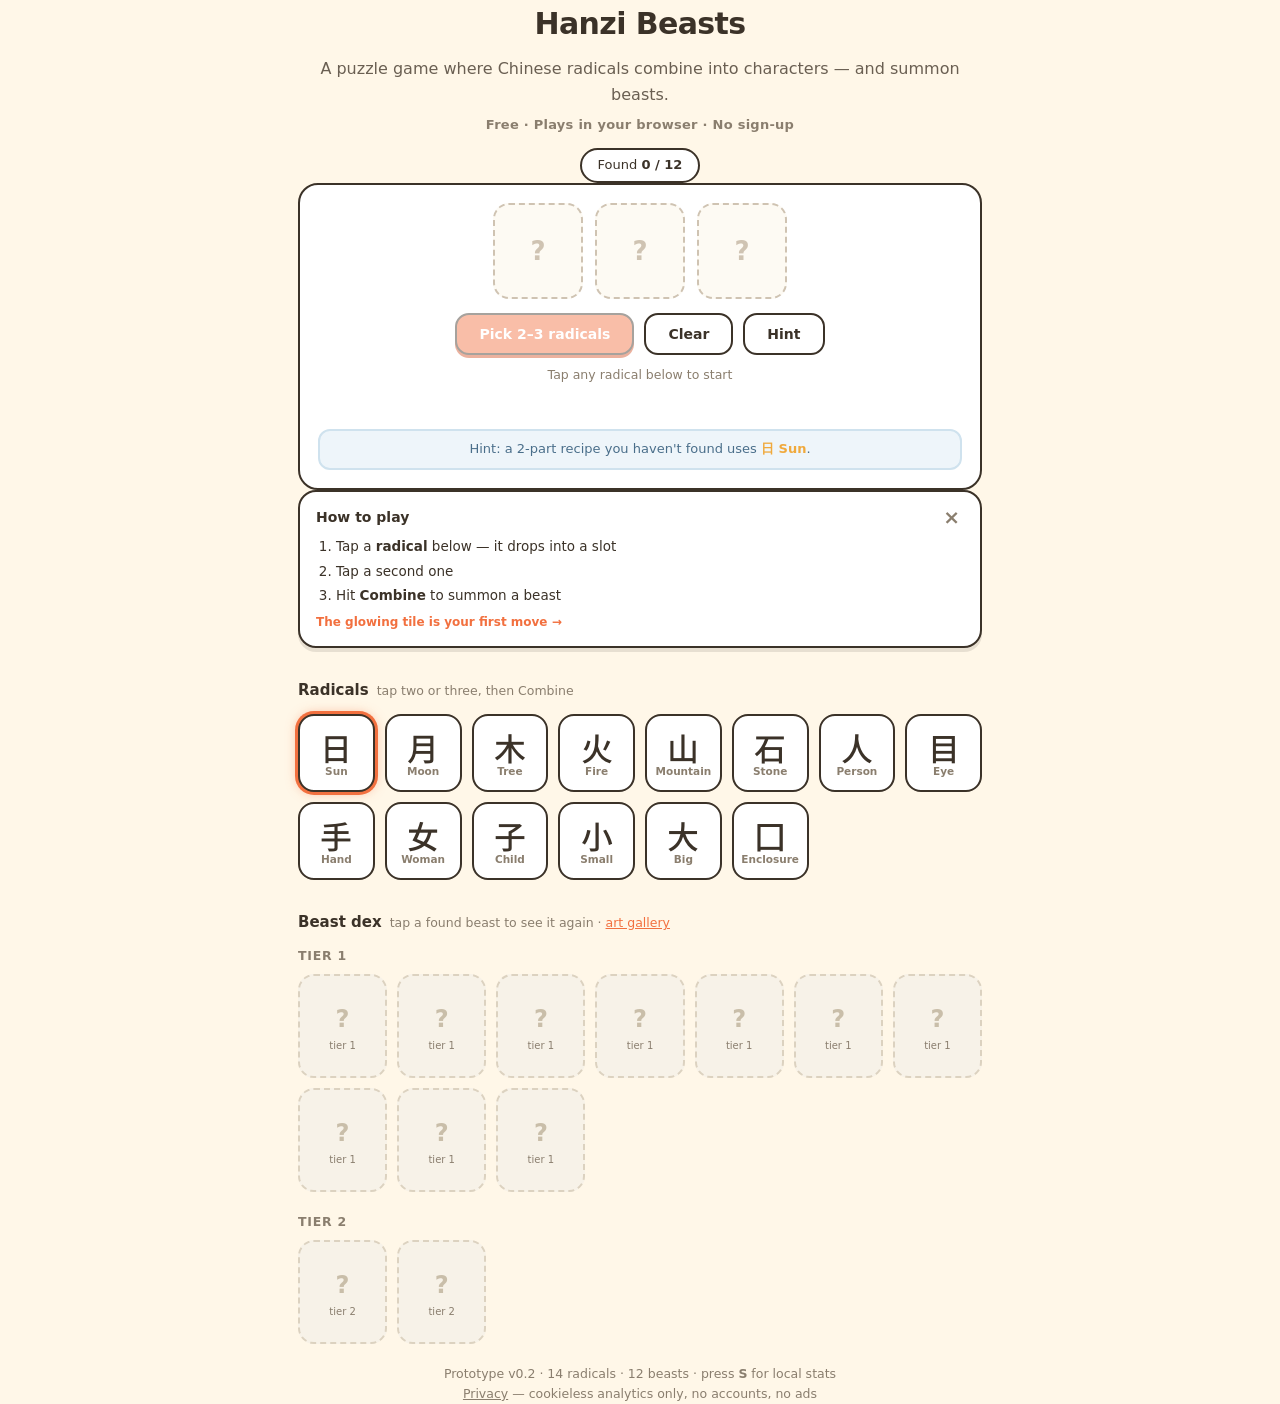
<file: index.html>
<!DOCTYPE html>
<html lang="en">
<head>
<meta charset="UTF-8">
<meta name="viewport" content="width=device-width, initial-scale=1.0, maximum-scale=1.0, user-scalable=no">
<title>Hanzi Beasts — combine Chinese radicals, summon beasts</title>
<meta name="description" content="A browser puzzle: drag Chinese radicals together, discover the character they build, and summon the beast hiding inside it. 12 beasts to find.">
<meta name="theme-color" content="#FFF7E8">
<link rel="icon" href="favicon.svg" type="image/svg+xml">
<link rel="canonical" href="https://hanzi.fun/">

<meta property="og:type" content="website">
<meta property="og:url" content="https://hanzi.fun/">
<meta property="og:title" content="Hanzi Beasts — combine Chinese radicals, summon beasts">
<meta property="og:description" content="A browser puzzle: drag Chinese radicals together, discover the character they build, and summon the beast hiding inside it. 12 beasts to find.">
<meta property="og:image" content="https://hanzi.fun/og-image.png">
<meta property="og:image:width" content="1200">
<meta property="og:image:height" content="630">
<meta name="twitter:card" content="summary_large_image">
<meta name="twitter:title" content="Hanzi Beasts — combine Chinese radicals, summon beasts">
<meta name="twitter:description" content="Combine Chinese radicals. Summon the beast hiding inside the character.">
<meta name="twitter:image" content="https://hanzi.fun/og-image.png">

<link rel="stylesheet" href="styles.css">
<!-- Plausible（自建实例，需先在 plausible.shipsolo.io 添加 site: hanzi.fun） -->
<script defer data-domain="hanzi.fun" src="https://plausible.shipsolo.io/js/script.js"></script>
</head>
<body>

<header class="wrap">
  <h1>Hanzi Beasts</h1>
  <p class="tag">A puzzle game where Chinese radicals combine into characters — and summon beasts.</p>
  <p class="feat">Free · Plays in your browser · No sign-up</p>
  <div class="prog">Found <b id="progress">0 / 12</b></div>
</header>

<main class="wrap">

  <section class="bench">
    <div id="slots" class="slots"></div>
    <div class="controls">
      <button id="combine" class="primary" disabled>Pick 2–3 radicals</button>
      <button id="clear" class="ghost">Clear</button>
      <button id="hintBtn" class="ghost">Hint</button>
    </div>
    <div id="onboardHint" class="onboard-hint">Tap any radical below to start</div>
    <div id="feedback" class="feedback"></div>
    <div id="hint" class="hint"></div>
  </section>

  <div id="onboard" class="onboard" hidden>
    <div class="onboard-head">How to play <span class="onboard-x" id="onboardX" title="Dismiss" role="button" aria-label="Dismiss">×</span></div>
    <ol class="onboard-steps">
      <li>Tap a <b>radical</b> below — it drops into a slot</li>
      <li>Tap a second one</li>
      <li>Hit <b>Combine</b> to summon a beast</li>
    </ol>
    <div class="onboard-foot">The glowing tile is your first move →</div>
  </div>

  <section>
    <h2>Radicals <span class="muted">tap two or three, then Combine</span></h2>
    <div id="shelf" class="shelf"></div>
  </section>

  <section>
    <h2>Beast dex <span class="muted">tap a found beast to see it again · <a href="gallery.html" style="color:var(--accent)">art gallery</a></span></h2>
    <div id="dex"></div>
  </section>

</main>

<footer class="wrap muted">
  Prototype v0.2 · 14 radicals · 12 beasts · press <b>S</b> for local stats<br>
  <a href="/privacy" style="color:inherit">Privacy</a> — cookieless analytics only, no accounts, no ads
</footer>

<div id="modal" class="modal"><div id="modalBody" class="modal-card"></div></div>
<div id="statsPanel" class="stats"></div>

<script type="module" src="src/game.js"></script>
</body>
</html>
</file>
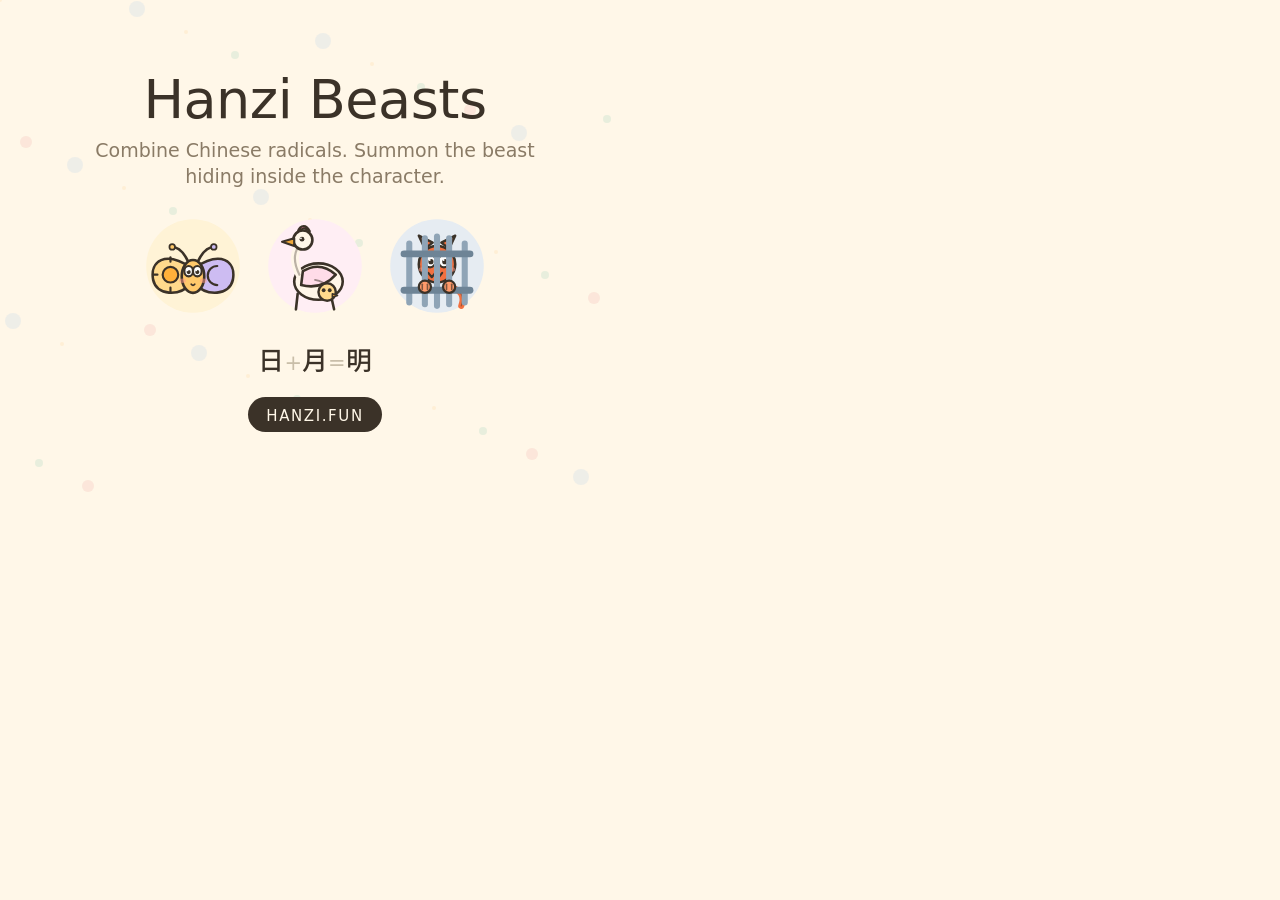
<file: cover-itch.html>
<!DOCTYPE html>
<html lang="en">
<head>
<meta charset="UTF-8">
<title>Hanzi Beasts — itch cover</title>
<meta name="robots" content="noindex">
<style>
  @font-face { font-family: 'HanziSub'; src: url('fonts/hanzi-500.woff2') format('woff2'); }
  * { box-sizing: border-box; margin: 0; }
  html, body { width: 630px; height: 500px; overflow: hidden; }
  body {
    background: #FFF7E8;
    font-family: 'HanziSub', -apple-system, 'Segoe UI', system-ui, sans-serif;
    display: flex; flex-direction: column; align-items: center; justify-content: center;
    position: relative;
  }
  .bg-dots { position: absolute; inset: 0; opacity: .5; }
  .inner { position: relative; text-align: center; padding: 0 36px; }
  h1 {
    font-size: 54px; letter-spacing: -0.5px; color: #3B3228; line-height: 1;
    font-weight: 500;
  }
  .tag { margin-top: 14px; font-size: 19px; color: #8A7B66; font-weight: 400; line-height: 1.35; }
  .row { margin-top: 26px; display: flex; gap: 18px; justify-content: center; align-items: flex-end; }
  .row svg { width: 104px; height: 104px; }
  .formula {
    margin-top: 22px; font-size: 26px; color: #3B3228;
    display: flex; gap: 10px; align-items: center; justify-content: center; font-weight: 500;
  }
  .formula .op, .formula .eq { color: #C9BEA9; font-size: 21px; }
  .pill {
    margin-top: 20px; display: inline-block;
    background: #3B3228; color: #FFF7E8; font-size: 15px; letter-spacing: 1.6px;
    padding: 7px 18px; border-radius: 999px; text-transform: uppercase;
  }
</style>
</head>
<body>
  <div class="bg-dots" id="dots"></div>
  <div class="inner">
    <h1>Hanzi Beasts</h1>
    <p class="tag">Combine Chinese radicals. Summon the beast<br>hiding inside the character.</p>
    <div class="row" id="row"></div>
    <div class="formula"><span id="f"></span></div>
    <div class="pill">hanzi.fun</div>
  </div>

<script type="module">
import { ACTIVE_RECIPES as RECIPES, RADICALS } from './src/data.js';
import { beastSVG } from './src/beasts.js';

const d = document.getElementById('dots');
let s = '<svg width="630" height="500" xmlns="http://www.w3.org/2000/svg">';
const cols = ['#FFD9A0', '#A8D8C0', '#F5B7B1', '#BFD7EA'];
for (let i = 0; i < 34; i++) {
  const x = (i * 173) % 630, y = (i * 211) % 500, r = 2 + (i % 4) * 2;
  s += `<circle cx="${x}" cy="${y}" r="${r}" fill="${cols[i % 4]}" opacity=".5"/>`;
}
d.innerHTML = s + '</svg>';

const picks = ['ming', 'hao', 'qiu'].map(id => RECIPES.find(r => r.id === id)).filter(Boolean);
document.getElementById('row').innerHTML = picks.map(r => beastSVG(r)).join('');

const ming = RECIPES.find(r => r.id === 'ming');
if (ming) {
  document.getElementById('f').innerHTML =
    ming.parts.map(p => RADICALS[p].c).join('<span class="op">+</span>') +
    '<span class="eq">=</span>' + ming.out;
}
</script>
</body>
</html>
</file>
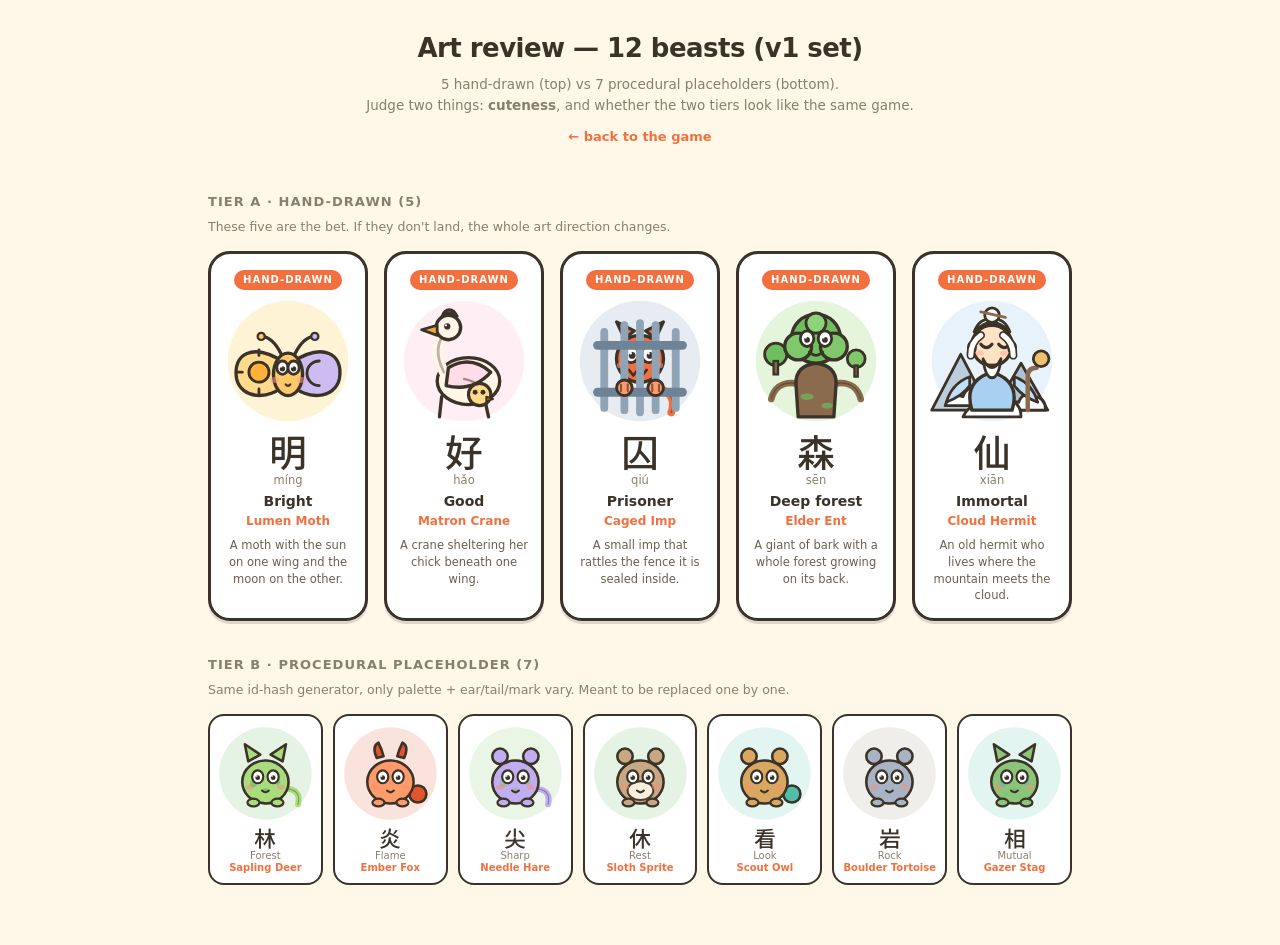
<file: gallery.html>
<!DOCTYPE html>
<html lang="en" data-page-node-id="MYI6QIoHR25DADrZ1DRiq4">
<head data-page-node-id="tpzCJq0u6pohaGBKpCbbye">
<meta charset="UTF-8" data-page-node-id="o7uNBFnJzqIYqxyaAQeFDR">
<meta name="viewport" content="width=device-width, initial-scale=1.0" data-page-node-id="jEK3csC7sywtFMwyKXtUsG">
<title>Hanzi Beasts — art gallery (internal review)</title>
<meta name="robots" content="noindex">
<link rel="stylesheet" href="styles.css" data-page-node-id="O7STwBrsBLVgBs9DlxDl6s">
<style>
  .gwrap { max-width: 900px; margin: 0 auto; padding: 0 18px 60px; }
  .ghead { text-align: center; padding: 28px 18px 10px; }
  .ghead h1 { font-size: 26px; font-weight: 800; margin: 0 0 4px; }
  .ghead p { margin: 0; color: var(--muted); font-size: 13.5px; }
  .back {
    display: inline-block; margin-top: 10px; font-size: 13px; font-weight: 700;
    color: var(--accent); text-decoration: none;
  }
  .sec-title {
    font-size: 13px; font-weight: 800; letter-spacing: .08em; text-transform: uppercase;
    color: var(--muted); margin: 34px 0 4px;
  }
  .sec-note { font-size: 12.5px; color: var(--muted); margin: 0 0 14px; }

  /* 手绘：大卡 */
  .hero-grid {
    display: grid; gap: 16px;
    grid-template-columns: repeat(auto-fill, minmax(160px, 1fr));
  }
  .hero {
    background: var(--card); border: 3px solid var(--line); border-radius: 22px;
    padding: 12px 10px 14px; text-align: center;
    box-shadow: 0 3px 0 rgba(59,50,40,.16);
  }
  .hero svg { width: 100%; height: auto; display: block; }
  .hero-hz { font-family: var(--hz); font-size: 38px; line-height: 1.1; margin-top: 2px; }
  .hero-py { font-size: 11.5px; color: var(--muted); }
  .hero-en { font-size: 14px; font-weight: 800; }
  .hero-name { font-size: 12px; font-weight: 700; color: var(--accent); }
  .hero-blurb { font-size: 11.5px; color: #6A5F52; margin: 6px 2px 0; line-height: 1.45; }
  .tagline {
    display: inline-block; font-size: 10px; font-weight: 800; letter-spacing: .1em;
    background: var(--accent); color: #fff; padding: 2px 9px; border-radius: 999px;
    margin-bottom: 4px;
  }
  .tagline.auto { background: #B0A48C; }

  /* 程序化：小格 */
  .auto-grid {
    display: grid; gap: 10px;
    grid-template-columns: repeat(auto-fill, minmax(104px, 1fr));
  }
  .mini {
    background: var(--card); border: 2.5px solid var(--line); border-radius: 16px;
    padding: 6px 4px 8px; text-align: center;
  }
  .mini svg { width: 100%; height: auto; display: block; }
  .mini-hz { font-family: var(--hz); font-size: 22px; line-height: 1.15; }
  .mini-en { font-size: 10px; color: var(--muted); line-height: 1.25; }
  .mini-name { font-size: 10px; color: var(--accent); font-weight: 700; line-height: 1.25; }
</style>
</head>
<body data-page-node-id="3ql37C504l0rdxE9Ar9KpR">

<div class="ghead" data-page-node-id="EjqFeyFlgRhXuZ1RNPr45b">
  <h1 data-page-node-id="GYzATlsCQhNb5siSjAJL6a">Art review — 12 beasts (v1 set)</h1>
  <p data-page-node-id="YLiUlBAM811JrVqGBBOdci">5 hand-drawn (top) vs 7 procedural placeholders (bottom).<br data-page-node-id="jwvuZmyj7JmC383CdMVxHC">
     Judge two things: <b data-page-node-id="neV2Z6E0UbB5QQgwwAroco">cuteness</b>, and whether the two tiers look like the same game.</p>
  <a class="back" href="index.html" data-page-node-id="ph7CYi2QikiX79APdgsy8i">&larr; back to the game</a>
</div>

<div class="gwrap" data-page-node-id="b8kAt5ii7AqSQvyxi9OYgx">
  <div class="sec-title" data-page-node-id="MAPktnATmfTGjxXgwVZxGL">Tier A · hand-drawn (5)</div>
  <p class="sec-note" data-page-node-id="wj2lP2D71IrdfV9WKCZ0LS">These five are the bet. If they don't land, the whole art direction changes.</p>
  <div id="handGrid" class="hero-grid" data-page-node-id="4gtnUWwoPLBgIMfXUBtm0V"></div>

  <div class="sec-title" data-page-node-id="HVutv4Ftehw93AVD17FitA">Tier B · procedural placeholder (7)</div>
  <p class="sec-note" data-page-node-id="zXUCRSoeZIrmzEvF757G0i">Same id-hash generator, only palette + ear/tail/mark vary. Meant to be replaced one by one.</p>
  <div id="autoGrid" class="auto-grid" data-page-node-id="1OKGjAF9MPCwOiSgMbemtk"></div>
</div>

<script type="module">
import { ACTIVE_RECIPES as RECIPES, ACTIVE_RADICALS as RADICALS } from './src/data.js';
import { beastSVG } from './src/beasts.js';

const hand = RECIPES.filter(r => r.art === 'hand');
const auto = RECIPES.filter(r => r.art !== 'hand');

const formula = r => r.parts
  .map(p => `<span class="chip" style="--c:${RADICALS[p].color}">${RADICALS[p].c}</span>`)
  .join('<span class="plus">+</span>');

document.getElementById('handGrid').innerHTML = hand.map(r => `
  <div class="hero">
    <span class="tagline">HAND-DRAWN</span>
    ${beastSVG(r)}
    <div class="hero-hz">${r.out}</div>
    <div class="hero-py">${r.py}</div>
    <div class="hero-en">${r.en}</div>
    <div class="hero-name">${r.beast}</div>
    <p class="hero-blurb">${r.blurb}</p>
  </div>`).join('');

document.getElementById('autoGrid').innerHTML = auto.map(r => `
  <div class="mini">
    ${beastSVG(r)}
    <div class="mini-hz">${r.out}</div>
    <div class="mini-en">${r.en}</div>
    <div class="mini-name">${r.beast}</div>
  </div>`).join('');
</script>
</body>
</html>
</file>
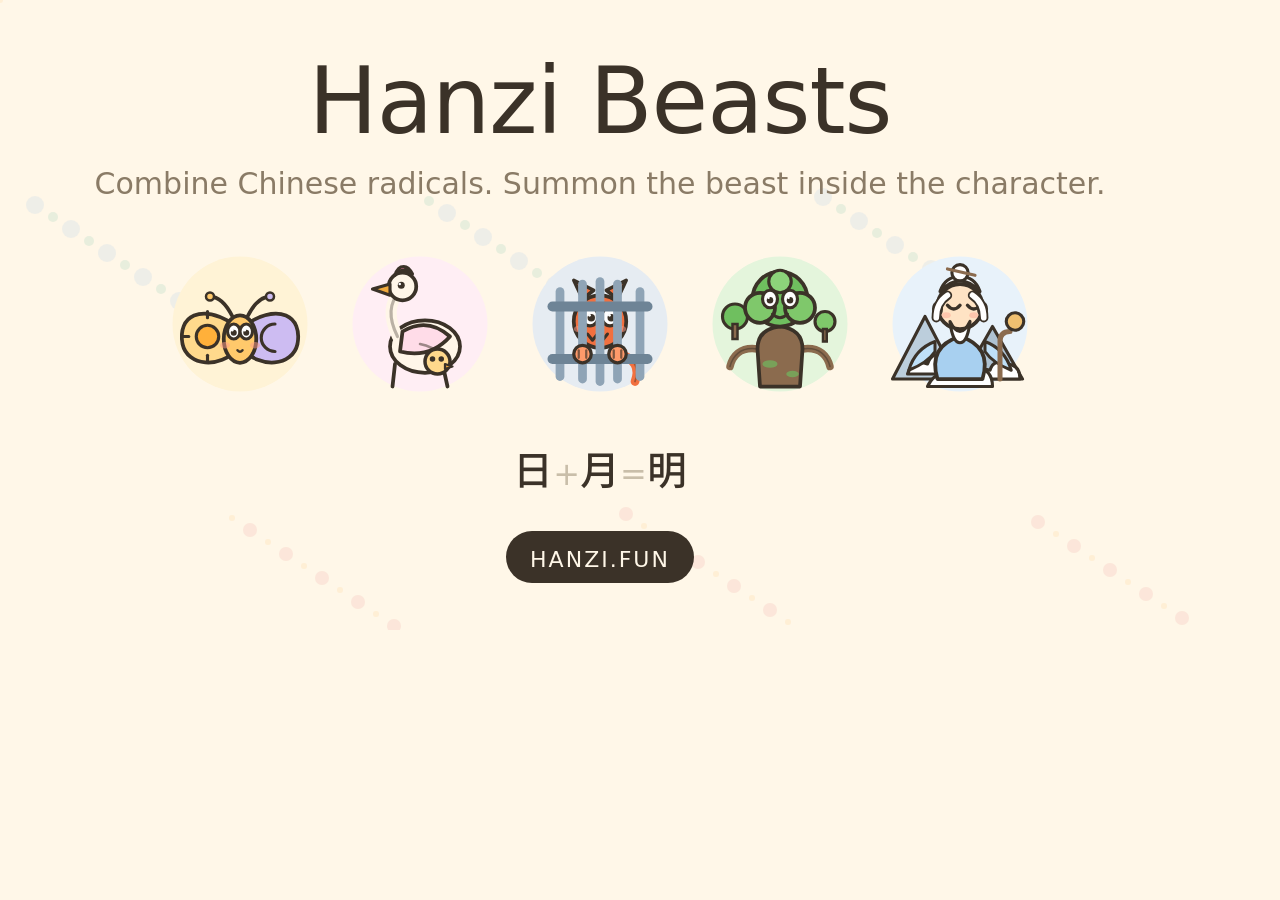
<file: og.html>
<!DOCTYPE html>
<html lang="en">
<head>
<meta charset="UTF-8">
<title>Hanzi Beasts — OG image</title>
<meta name="robots" content="noindex">
<style>
  @font-face { font-family: 'HanziSub'; src: url('fonts/hanzi-500.woff2') format('woff2'); }
  * { box-sizing: border-box; margin: 0; }
  html, body { width: 1200px; height: 630px; overflow: hidden; }
  body {
    background: #FFF7E8;
    font-family: 'HanziSub', -apple-system, 'Segoe UI', system-ui, sans-serif;
    display: flex; flex-direction: column; align-items: center; justify-content: center;
    position: relative;
  }
  .bg-dots { position: absolute; inset: 0; opacity: .5; }
  .inner { position: relative; text-align: center; padding: 0 60px; }
  h1 {
    font-size: 92px; letter-spacing: -1px; color: #3B3228; line-height: 1;
    font-weight: 500;
  }
  .tag { margin-top: 20px; font-size: 30px; color: #8A7B66; font-weight: 400; }
  .row { margin-top: 46px; display: flex; gap: 30px; justify-content: center; align-items: flex-end; }
  .row svg { width: 150px; height: 150px; }
  .formula {
    margin-top: 40px; font-size: 40px; color: #3B3228;
    display: flex; gap: 14px; align-items: center; justify-content: center; font-weight: 500;
  }
  .formula .op, .formula .eq { color: #C9BEA9; font-size: 32px; }
  .pill {
    margin-top: 34px; display: inline-block;
    background: #3B3228; color: #FFF7E8; font-size: 22px; letter-spacing: 2px;
    padding: 10px 24px; border-radius: 999px; text-transform: uppercase;
  }
</style>
</head>
<body>
  <div class="bg-dots" id="dots"></div>
  <div class="inner">
    <h1>Hanzi Beasts</h1>
    <p class="tag">Combine Chinese radicals. Summon the beast inside the character.</p>
    <div class="row" id="row"></div>
    <div class="formula"><span id="f"></span></div>
    <div class="pill">hanzi.fun</div>
  </div>

<script type="module">
import { ACTIVE_RECIPES as RECIPES, RADICALS } from './src/data.js';
import { beastSVG } from './src/beasts.js';

// 背景圆点
const d = document.getElementById('dots');
let s = '<svg width="1200" height="630" xmlns="http://www.w3.org/2000/svg">';
const cols = ['#FFD9A0', '#A8D8C0', '#F5B7B1', '#BFD7EA'];
for (let i = 0; i < 60; i++) {
  const x = (i * 197) % 1200, y = (i * 313) % 630, r = 3 + (i % 4) * 2;
  s += `<circle cx="${x}" cy="${y}" r="${r}" fill="${cols[i % 4]}" opacity=".5"/>`;
}
d.innerHTML = s + '</svg>';

// 5 只手绘兽
const picks = ['ming', 'hao', 'qiu', 'sen', 'xian'].map(id => RECIPES.find(r => r.id === id)).filter(Boolean);
document.getElementById('row').innerHTML = picks.map(r => beastSVG(r)).join('');

// 日 + 月 = 明
const ming = RECIPES.find(r => r.id === 'ming');
if (ming) {
  document.getElementById('f').innerHTML =
    ming.parts.map(p => RADICALS[p].c).join('<span class="op">+</span>') +
    '<span class="eq">=</span>' + ming.out;
}
</script>
</body>
</html>
</file>
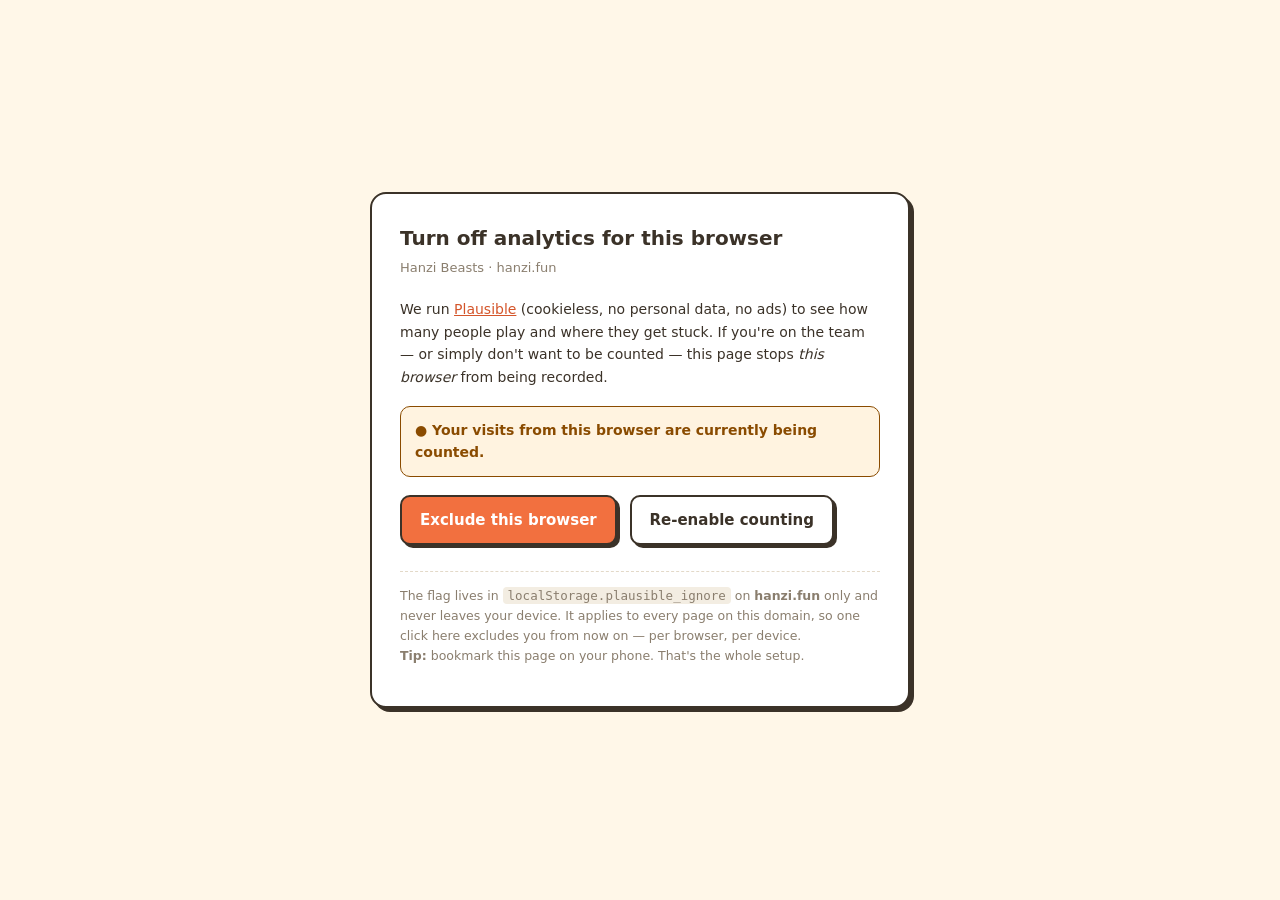
<file: opt-out.html>
<!DOCTYPE html>
<html lang="en">
<head>
<meta charset="UTF-8">
<meta name="viewport" content="width=device-width, initial-scale=1.0">
<title>Opt out of analytics — Hanzi Beasts</title>
<meta name="robots" content="noindex">
<link rel="icon" href="favicon.svg" type="image/svg+xml">
<style>
:root{--bg:#FFF7E8;--card:#FFFFFF;--ink:#3B3228;--muted:#8A7E6E;--accent:#F2703F;--accent-d:#D4552A;}
*{box-sizing:border-box}
body{margin:0;background:var(--bg);color:var(--ink);font-family:system-ui,-apple-system,'Segoe UI',sans-serif;font-size:15px;line-height:1.6;-webkit-font-smoothing:antialiased;display:flex;min-height:100vh;align-items:center;justify-content:center;padding:24px}
.card{background:var(--card);border:2px solid var(--ink);border-radius:16px;box-shadow:4px 4px 0 var(--ink);max-width:540px;width:100%;padding:28px}
h1{font-size:20px;margin:0 0 4px}
.sub{color:var(--muted);font-size:13px;margin:0 0 20px}
p{font-size:14px}
.state{font-weight:700;padding:12px 14px;border-radius:10px;margin:18px 0;font-size:14px}
.on{background:#E8F5E9;color:#1B5E20;border:1.5px solid #1B5E20}
.off{background:#FFF3E0;color:#8A4B00;border:1.5px solid #8A4B00}
button{font:inherit;font-weight:700;border:2px solid var(--ink);border-radius:10px;padding:11px 18px;cursor:pointer;background:var(--accent);color:#fff;box-shadow:3px 3px 0 var(--ink);margin:0 8px 8px 0}
button.ghost{background:#fff;color:var(--ink)}
button:active{transform:translate(2px,2px);box-shadow:1px 1px 0 var(--ink)}
code{background:#F3EDE2;padding:1px 5px;border-radius:4px;font-size:12.5px}
a{color:var(--accent-d)}
.hint{font-size:12.5px;color:var(--muted);margin-top:18px;border-top:1px dashed #E3D9C8;padding-top:14px}
</style>
</head>
<body>
<main class="card">
  <h1>Turn off analytics for this browser</h1>
  <p class="sub">Hanzi Beasts · hanzi.fun</p>

  <p>We run <a href="https://plausible.io" rel="noopener">Plausible</a> (cookieless, no personal data, no ads) to see how many people play and where they get stuck. If you're on the team — or simply don't want to be counted — this page stops <em>this browser</em> from being recorded.</p>

  <div id="state" class="state off">Checking…</div>

  <div>
    <button id="offBtn">Exclude this browser</button>
    <button id="onBtn" class="ghost">Re-enable counting</button>
  </div>

  <p class="hint">
    The flag lives in <code>localStorage.plausible_ignore</code> on <b>hanzi.fun</b> only and never leaves your device.
    It applies to every page on this domain, so one click here excludes you from now on — per browser, per device.
    <br><b>Tip:</b> bookmark this page on your phone. That's the whole setup.
  </p>
</main>
<script>
(function () {
  var el = document.getElementById('state');
  function isExcluded() {
    try { return localStorage.getItem('plausible_ignore') === 'true'; } catch (e) { return false; }
  }
  function render() {
    if (isExcluded()) {
      el.className = 'state on';
      el.textContent = '\u2713 This browser is excluded — your visits are not counted.';
    } else {
      el.className = 'state off';
      el.textContent = '\u25CF Your visits from this browser are currently being counted.';
    }
  }
  document.getElementById('offBtn').addEventListener('click', function () {
    try { localStorage.setItem('plausible_ignore', 'true'); } catch (e) {}
    render();
  });
  document.getElementById('onBtn').addEventListener('click', function () {
    try { localStorage.removeItem('plausible_ignore'); } catch (e) {}
    render();
  });
  render();
})();
</script>
</body>
</html>
</file>
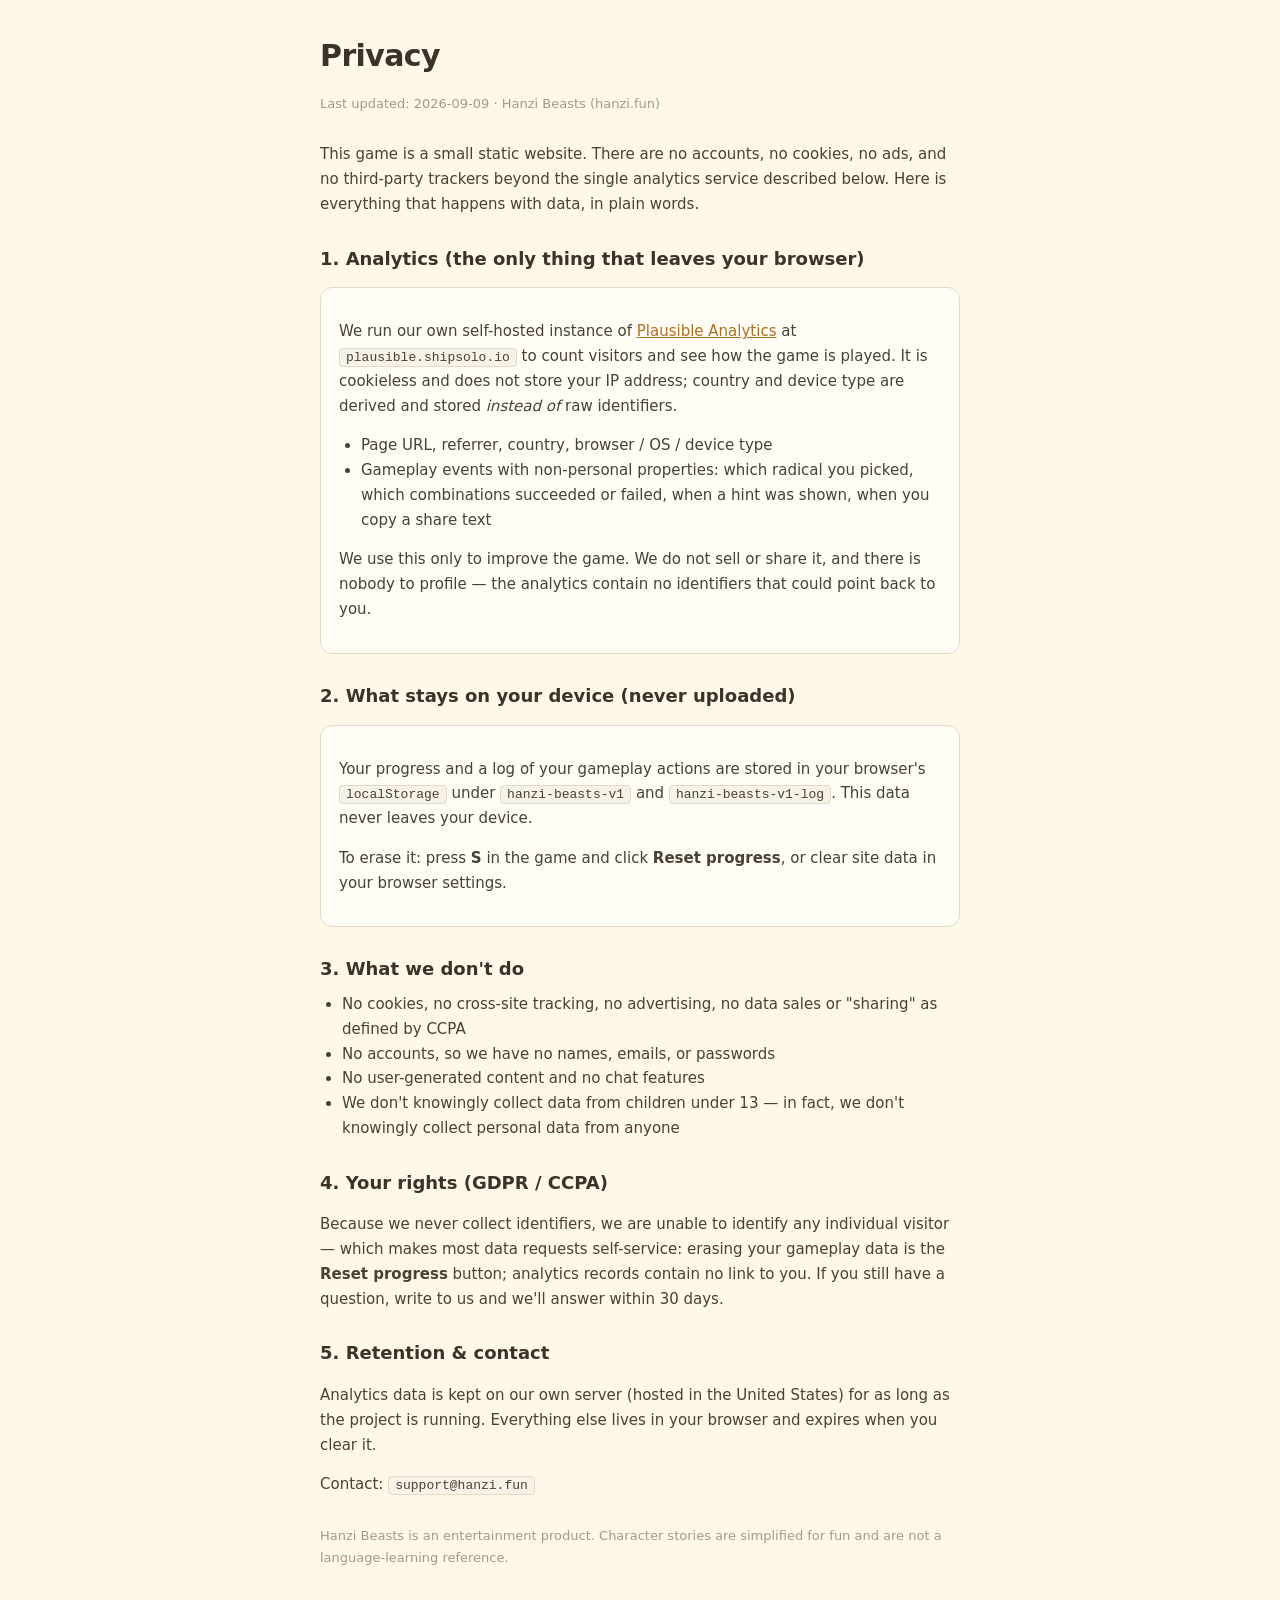
<file: privacy.html>
<!DOCTYPE html>
<html lang="en">
<head>
<meta charset="UTF-8">
<meta name="viewport" content="width=device-width, initial-scale=1.0">
<title>Privacy — Hanzi Beasts</title>
<meta name="description" content="What data Hanzi Beasts collects (spoiler: almost nothing), what stays on your device, and your rights.">
<meta name="robots" content="noindex">
<link rel="icon" href="favicon.svg" type="image/svg+xml">
<link rel="stylesheet" href="styles.css">
<style>
  .doc { max-width: 680px; margin: 0 auto; padding: 32px 20px 64px; }
  .doc h1 { font-size: 30px; margin-bottom: 4px; }
  .doc .upd { font-size: 13px; color: #A79A83; margin-bottom: 28px; }
  .doc h2 { font-size: 18px; margin: 28px 0 8px; }
  .doc p, .doc li { font-size: 15px; line-height: 1.65; color: #4A4033; }
  .doc ul { padding-left: 22px; margin: 8px 0; }
  .doc code { background: #F7F2E8; border: 1px solid #E4DAC6; border-radius: 4px; padding: 1px 6px; font-size: 13px; }
  .doc .card { background: #FFFDF6; border: 1px solid #E4DAC6; border-radius: 12px; padding: 16px 18px; margin: 14px 0; }
  .doc a { color: #B0701F; }
</style>
</head>
<body>
<div class="doc">
  <h1>Privacy</h1>
  <p class="upd">Last updated: 2026-09-09 · Hanzi Beasts (hanzi.fun)</p>

  <p>This game is a small static website. There are no accounts, no cookies, no ads,
  and no third-party trackers beyond the single analytics service described below.
  Here is everything that happens with data, in plain words.</p>

  <h2>1. Analytics (the only thing that leaves your browser)</h2>
  <div class="card">
    <p>We run our own self-hosted instance of <a href="https://plausible.io" rel="noopener">Plausible Analytics</a>
    at <code>plausible.shipsolo.io</code> to count visitors and see how the game is played.
    It is cookieless and does not store your IP address; country and device type are derived
    and stored <em>instead of</em> raw identifiers.</p>
    <ul>
      <li>Page URL, referrer, country, browser / OS / device type</li>
      <li>Gameplay events with non-personal properties: which radical you picked,
          which combinations succeeded or failed, when a hint was shown, when you copy a share text</li>
    </ul>
    <p>We use this only to improve the game. We do not sell or share it, and there is
    nobody to profile — the analytics contain no identifiers that could point back to you.</p>
  </div>

  <h2>2. What stays on your device (never uploaded)</h2>
  <div class="card">
    <p>Your progress and a log of your gameplay actions are stored in your browser's
    <code>localStorage</code> under <code>hanzi-beasts-v1</code> and <code>hanzi-beasts-v1-log</code>.
    This data never leaves your device.</p>
    <p>To erase it: press <b>S</b> in the game and click <b>Reset progress</b>, or clear
    site data in your browser settings.</p>
  </div>

  <h2>3. What we don't do</h2>
  <ul>
    <li>No cookies, no cross-site tracking, no advertising, no data sales or "sharing" as defined by CCPA</li>
    <li>No accounts, so we have no names, emails, or passwords</li>
    <li>No user-generated content and no chat features</li>
    <li>We don't knowingly collect data from children under 13 — in fact, we don't knowingly collect personal data from anyone</li>
  </ul>

  <h2>4. Your rights (GDPR / CCPA)</h2>
  <p>Because we never collect identifiers, we are unable to identify any individual visitor —
  which makes most data requests self-service: erasing your gameplay data is the
  <b>Reset progress</b> button; analytics records contain no link to you.
  If you still have a question, write to us and we'll answer within 30 days.</p>

  <h2>5. Retention &amp; contact</h2>
  <p>Analytics data is kept on our own server (hosted in the United States) for as long as the project is running.
  Everything else lives in your browser and expires when you clear it.</p>
  <p>Contact: <code>support@hanzi.fun</code></p>

  <p class="upd" style="margin-top:28px">Hanzi Beasts is an entertainment product. Character
  stories are simplified for fun and are not a language-learning reference.</p>
</div>
</body>
</html>
</file>
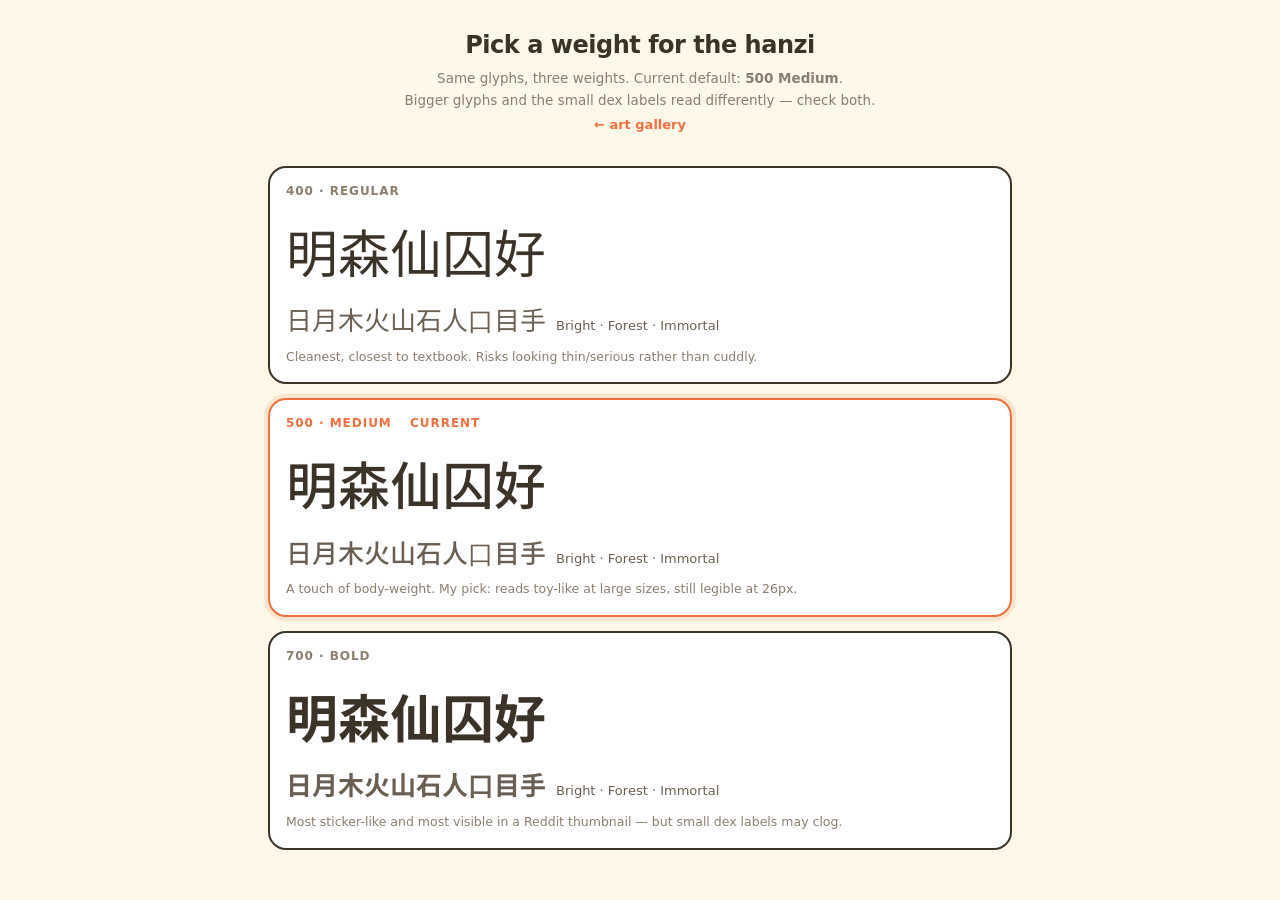
<file: weight.html>
<!DOCTYPE html>
<html lang="en">
<head>
<meta charset="UTF-8">
<meta name="viewport" content="width=device-width, initial-scale=1.0">
<title>Hanzi Beasts — font weight pick</title>
<meta name="robots" content="noindex">
<link rel="stylesheet" href="styles.css">
<style>
  .wwrap { max-width: 780px; margin: 0 auto; padding: 0 18px 50px; }
  .whead { text-align: center; padding: 26px 18px 8px; }
  .whead h1 { font-size: 24px; font-weight: 800; margin: 0 0 4px; }
  .whead p { margin: 0; color: var(--muted); font-size: 13.5px; }
  .wtbl { display: grid; gap: 14px; margin-top: 22px; }
  .wrow {
    background: var(--card); border: 2.5px solid var(--line); border-radius: 18px;
    padding: 14px 16px 16px;
  }
  .wrow.is-default { border-color: var(--accent); box-shadow: 0 0 0 4px rgba(242,112,63,.14); }
  .wlabel {
    font-size: 12px; font-weight: 800; letter-spacing: .08em; text-transform: uppercase;
    color: var(--muted); margin-bottom: 8px; display: flex; gap: 8px; align-items: center;
  }
  .wrow.is-default .wlabel { color: var(--accent); }
  .wbig { display: flex; align-items: baseline; gap: 14px; flex-wrap: wrap; }
  .wsm { display: flex; align-items: baseline; gap: 10px; flex-wrap: wrap; margin-top: 6px; color: #6A5F52; }
  .w-note { font-size: 12.5px; color: var(--muted); margin-top: 8px; line-height: 1.5; }
  a.back { color: var(--accent); font-weight: 700; text-decoration: none; font-size: 13px; }
</style>
</head>
<body>

<div class="whead">
  <h1>Pick a weight for the hanzi</h1>
  <p>Same glyphs, three weights. Current default: <b>500 Medium</b>.<br>
     Bigger glyphs and the small dex labels read differently &mdash; check both.</p>
  <a class="back" href="gallery.html">&larr; art gallery</a>
</div>

<div class="wwrap">
  <div class="wtbl">
    <div class="wrow">
      <div class="wlabel">400 · Regular</div>
      <div class="wbig">
        <span class="wgt-sample" style="font-family:var(--hz); font-size:52px; font-weight:400">明森仙囚好</span>
      </div>
      <div class="wsm">
        <span class="wgt-sample" style="font-family:var(--hz); font-size:26px; font-weight:400">日月木火山石人口目手</span>
        <span style="font-size:13px">Bright · Forest · Immortal</span>
      </div>
      <div class="w-note">Cleanest, closest to textbook. Risks looking thin/serious rather than cuddly.</div>
    </div>

    <div class="wrow is-default">
      <div class="wlabel">500 · Medium &nbsp;<span style="color:var(--accent)">current</span></div>
      <div class="wbig">
        <span class="wgt-sample" style="font-family:var(--hz); font-size:52px; font-weight:500">明森仙囚好</span>
      </div>
      <div class="wsm">
        <span class="wgt-sample" style="font-family:var(--hz); font-size:26px; font-weight:500">日月木火山石人口目手</span>
        <span style="font-size:13px">Bright · Forest · Immortal</span>
      </div>
      <div class="w-note">A touch of body-weight. My pick: reads toy-like at large sizes, still legible at 26px.</div>
    </div>

    <div class="wrow">
      <div class="wlabel">700 · Bold</div>
      <div class="wbig">
        <span class="wgt-sample" style="font-family:var(--hz); font-size:52px; font-weight:700">明森仙囚好</span>
      </div>
      <div class="wsm">
        <span class="wgt-sample" style="font-family:var(--hz); font-size:26px; font-weight:700">日月木火山石人口目手</span>
        <span style="font-size:13px">Bright · Forest · Immortal</span>
      </div>
      <div class="w-note">Most sticker-like and most visible in a Reddit thumbnail &mdash; but small dex labels may clog.</div>
    </div>
  </div>
</div>

</body>
</html>
</file>
<file: styles.css>
/* Noto Sans SC（OFL，可 web 分发）。三档字重各约 6KB，谁用谁下载。
   注意：别拿 NotoSansSC[wght].ttf 可变字体直接子集化 —— 默认实例落在 wght=100(Thin)，
   大字显示会细得发飘。这里用的是 @fontsource 已实例化好的静态字重。 */
@font-face {
  font-family: 'HanziSub';
  src: url('fonts/hanzi-400.woff2') format('woff2');
  font-weight: 400; font-display: swap;
}
@font-face {
  font-family: 'HanziSub';
  src: url('fonts/hanzi-500.woff2') format('woff2');
  font-weight: 500; font-display: swap;
}
@font-face {
  font-family: 'HanziSub';
  src: url('fonts/hanzi-700.woff2') format('woff2');
  font-weight: 700; font-display: swap;
}

:root {
  --bg: #FFF7E8;
  --card: #FFFFFF;
  --ink: #3B3228;
  --muted: #8A7E6E;
  --accent: #F2703F;
  --accent-d: #D4552A;
  --line: #3B3228;
  --hz: 'HanziSub', 'PingFang SC', 'Microsoft YaHei', 'Noto Sans SC', sans-serif;
}

/* 汉字统一 Medium：比 Regular 更有卡通分量感，比 Bold 更透气 */
.rad-c, .slot-c, .cell-c, .beast-hz, .hero-hz, .mini-hz, .chip, .wgt-sample { font-weight: 500; }

* { box-sizing: border-box; }

body {
  margin: 0;
  background: var(--bg);
  color: var(--ink);
  font-family: system-ui, -apple-system, 'Segoe UI', sans-serif;
  font-size: 15px;
  line-height: 1.6;
  -webkit-font-smoothing: antialiased;
}

.wrap { max-width: 720px; margin: 0 auto; padding: 0 18px; }

header { padding: 30px 18px 14px; text-align: center; }
h1 {
  font-size: 30px; font-weight: 800; margin: 0;
  letter-spacing: -0.02em;
}
/* P0-3：副标承接力 —— 从 14px 浅灰提到 16px 中棕 500，贴近 H1 形成 hero 组合 */
.tag { margin: 8px 0 8px; color: #6A5F52; font-size: 16px; font-weight: 500; }
/* P0-1：消除搜索用户三怕（收费/下载/注册）的安抚 chip 行 */
.feat {
  margin: 0 0 12px; font-size: 13px; font-weight: 600;
  letter-spacing: .02em; color: var(--muted);
}
.prog {
  display: inline-block; padding: 5px 16px; border-radius: 999px;
  background: var(--card); border: 2px solid var(--line); font-size: 13px;
}
.prog b { font-weight: 700; }

h2 {
  font-size: 15px; font-weight: 700; margin: 30px 0 12px;
  display: flex; align-items: baseline; gap: 8px; flex-wrap: wrap;
}
.muted { color: var(--muted); font-weight: 400; font-size: 12.5px; }

/* ---------- 工作台 ---------- */
.bench {
  background: var(--card); border: 2.5px solid var(--line);
  border-radius: 20px; padding: 18px; text-align: center;
}
.slots { display: flex; justify-content: center; gap: 12px; margin-bottom: 14px; }
.slots.shake { animation: shake 0.4s; }
@keyframes shake {
  0%,100% { transform: translateX(0); }
  20% { transform: translateX(-8px); }
  40% { transform: translateX(7px); }
  60% { transform: translateX(-5px); }
  80% { transform: translateX(3px); }
}
.slot, .rad, .cell {
  font-family: inherit; cursor: pointer; background: var(--card);
  border: 2.5px solid var(--line); border-radius: 16px;
  display: flex; flex-direction: column; align-items: center; justify-content: center;
  transition: transform .1s, background .15s, box-shadow .15s;
  -webkit-tap-highlight-color: transparent;
}
.slot { width: 90px; height: 96px; }
.slot.empty { border-style: dashed; border-color: #CFC3B2; background: #FDFAF3; }
.slot-q { font-size: 26px; color: #CFC3B2; font-weight: 700; }
.slot-c { font-family: var(--hz); font-size: 40px; line-height: 1.1; }
.slot-en { font-size: 11px; color: var(--muted); }
.slot.filled { background: color-mix(in srgb, var(--c) 18%, #fff); }

.controls { display: flex; gap: 10px; justify-content: center; flex-wrap: wrap; }
button {
  font-family: inherit; font-size: 14px; font-weight: 700; cursor: pointer;
  border-radius: 14px; padding: 11px 22px; border: 2.5px solid var(--line);
  background: var(--card); color: var(--ink);
  transition: transform .08s, box-shadow .08s;
  -webkit-tap-highlight-color: transparent;
}
button:active:not(:disabled) { transform: translateY(2px); box-shadow: none; }
button:disabled { opacity: .45; cursor: not-allowed; }
.primary { background: var(--accent); color: #fff; box-shadow: 0 3px 0 var(--accent-d); }
.primary:not(:disabled):hover { background: #F57F52; }
.primary:active:not(:disabled) { box-shadow: 0 1px 0 var(--accent-d); }
.ghost { background: var(--card); }

/* P0-2：Combine 禁用态引导小提示，仅在 0 部首选中时显示（由 game.js renderSlots 驱动） */
.onboard-hint {
  display: none; margin-top: 10px; font-size: 12.5px; color: var(--muted);
}
.onboard-hint.show { display: block; }

.feedback {
  min-height: 22px; margin-top: 12px; font-size: 13.5px; color: var(--muted);
  opacity: 0; transition: opacity .18s;
}
.feedback.show { opacity: 1; }
.feedback.lv2 { color: #C77B12; font-weight: 600; }

.hint {
  display: none; margin-top: 10px; font-size: 13px; color: #4A6E8A;
  background: #EEF5FA; border: 2px solid #CFE2EE; border-radius: 12px; padding: 8px 12px;
}
.hint.show { display: block; }

/* ---------- 首屏引导 ---------- */
.onboard {
  background: var(--card); border: 2.5px solid var(--line); border-radius: 18px;
  padding: 14px 16px; margin-bottom: 18px; position: relative;
  box-shadow: 0 4px 0 rgba(59, 50, 40, .12);
}
.onboard[hidden] { display: none; }
.onboard-head {
  font-weight: 800; font-size: 14px; display: flex;
  justify-content: space-between; align-items: center;
}
.onboard-x {
  cursor: pointer; color: var(--muted); font-size: 20px; line-height: 1;
  padding: 0 4px; user-select: none;
}
.onboard-x:hover { color: var(--ink); }
.onboard-steps { margin: 8px 0 6px; padding-left: 20px; font-size: 13.5px; }
.onboard-steps li { margin: 3px 0; }
.onboard-foot { font-size: 12px; color: var(--accent); font-weight: 700; }

/* 首个偏旁：发光脉冲，指示「先点这里」 */
.rad.first {
  animation: glow 1.4s ease-in-out infinite;
  box-shadow: 0 0 0 3px var(--accent), 0 0 12px color-mix(in srgb, var(--accent) 55%, transparent);
}
@keyframes glow {
  0%, 100% { box-shadow: 0 0 0 3px var(--accent), 0 0 8px color-mix(in srgb, var(--accent) 40%, transparent); }
  50%      { box-shadow: 0 0 0 3px var(--accent), 0 0 20px color-mix(in srgb, var(--accent) 80%, transparent); }
}

/* ---------- 材料架 ---------- */
.shelf {
  display: grid; gap: 10px;
  grid-template-columns: repeat(auto-fill, minmax(68px, 1fr));
}
.rad { width: 100%; height: 78px; padding: 4px 2px; }
.rad:hover { background: color-mix(in srgb, var(--c) 20%, #fff); transform: translateY(-2px); }
.rad-c { font-family: var(--hz); font-size: 32px; line-height: 1.15; }
.rad-en { font-size: 10.5px; color: var(--muted); }

/* ---------- 图鉴 ---------- */
.dex-group { margin-bottom: 20px; }
.dex-group h3 {
  font-size: 12.5px; font-weight: 700; color: var(--muted);
  text-transform: uppercase; letter-spacing: .06em; margin: 0 0 8px;
}
.dex-grid {
  display: grid; gap: 10px;
  grid-template-columns: repeat(auto-fill, minmax(86px, 1fr));
}
.cell { width: 100%; min-height: 104px; padding: 5px 2px; gap: 1px; }
.cell.locked { background: #F7F2E8; border-color: #DCD2C0; border-style: dashed; cursor: default; }
.cell-q { font-size: 24px; color: #C9BEA9; font-weight: 700; }
.cell.got { background: color-mix(in srgb, var(--c) 16%, #fff); }
.cell.got:hover { transform: translateY(-2px); }
.cell-art {
  width: 44px; height: 44px; display: block; flex: none;
  filter: drop-shadow(0 1px 0 rgba(59,50,40,.18));
}
.cell-art svg { width: 100%; height: 100%; display: block; }
.cell-c { font-family: var(--hz); font-size: 26px; line-height: 1.1; }
.cell-en { font-size: 10px; color: var(--muted); line-height: 1.15; text-align: center; }

/* ---------- 兽卡片 ---------- */
.modal {
  position: fixed; inset: 0; background: rgba(59, 50, 40, .55);
  display: none; align-items: center; justify-content: center; padding: 20px; z-index: 50;
}
.modal.show { display: flex; }
.modal-card {
  background: var(--card); border: 3px solid var(--line); border-radius: 24px;
  padding: 22px; max-width: 380px; width: 100%; text-align: center;
  max-height: 90vh; overflow-y: auto;
  animation: pop .28s cubic-bezier(.2,1.3,.5,1);
}
@keyframes pop { from { transform: scale(.85) translateY(10px); opacity: 0; } }
.beast-art { width: 190px; margin: 0 auto 6px; }
.newtag {
  display: inline-block; background: var(--accent); color: #fff;
  font-size: 11px; font-weight: 800; letter-spacing: .08em;
  padding: 3px 12px; border-radius: 999px; margin-bottom: 8px;
}
.beast-hz { font-family: var(--hz); font-size: 54px; line-height: 1.1; }
.beast-py { font-size: 13px; color: var(--muted); margin-bottom: 2px; }
.beast-en { font-size: 19px; font-weight: 800; }
.beast-name { font-size: 13px; color: var(--accent); font-weight: 700; margin-top: 2px; }
.beast-blurb { font-size: 13.5px; color: #6A5F52; margin: 10px 4px 14px; }
.beast-formula { display: flex; align-items: center; justify-content: center; gap: 6px; margin-bottom: 16px; }
.chip {
  font-family: var(--hz); font-size: 22px; width: 42px; height: 42px;
  display: flex; align-items: center; justify-content: center;
  border: 2.5px solid var(--line); border-radius: 12px;
  background: color-mix(in srgb, var(--c) 20%, #fff);
}
.plus { color: var(--muted); font-weight: 700; }
.beast-actions { display: flex; gap: 8px; justify-content: center; }

/* ---------- 统计面板 ---------- */
.stats {
  position: fixed; right: 16px; bottom: 16px; width: 300px; max-width: calc(100vw - 32px);
  background: var(--card); border: 2.5px solid var(--line); border-radius: 16px;
  padding: 14px 16px; font-size: 13px; display: none; z-index: 60;
}
.stats.show { display: block; }
.stats h3 { margin: 0 0 8px; font-size: 14px; }
.stats h4 { margin: 12px 0 6px; font-size: 12px; color: var(--muted); }
.srow { display: flex; justify-content: space-between; gap: 10px; padding: 3px 0; }
.stats button { margin-top: 12px; width: 100%; padding: 8px; font-size: 13px; }

footer { text-align: center; padding: 30px 18px 46px; font-size: 12px; }

@media (max-width: 480px) {
  h1 { font-size: 25px; }
  .slot { width: 78px; height: 88px; }
  .slot-c { font-size: 34px; }
  .beast-hz { font-size: 46px; }
}
</file>
